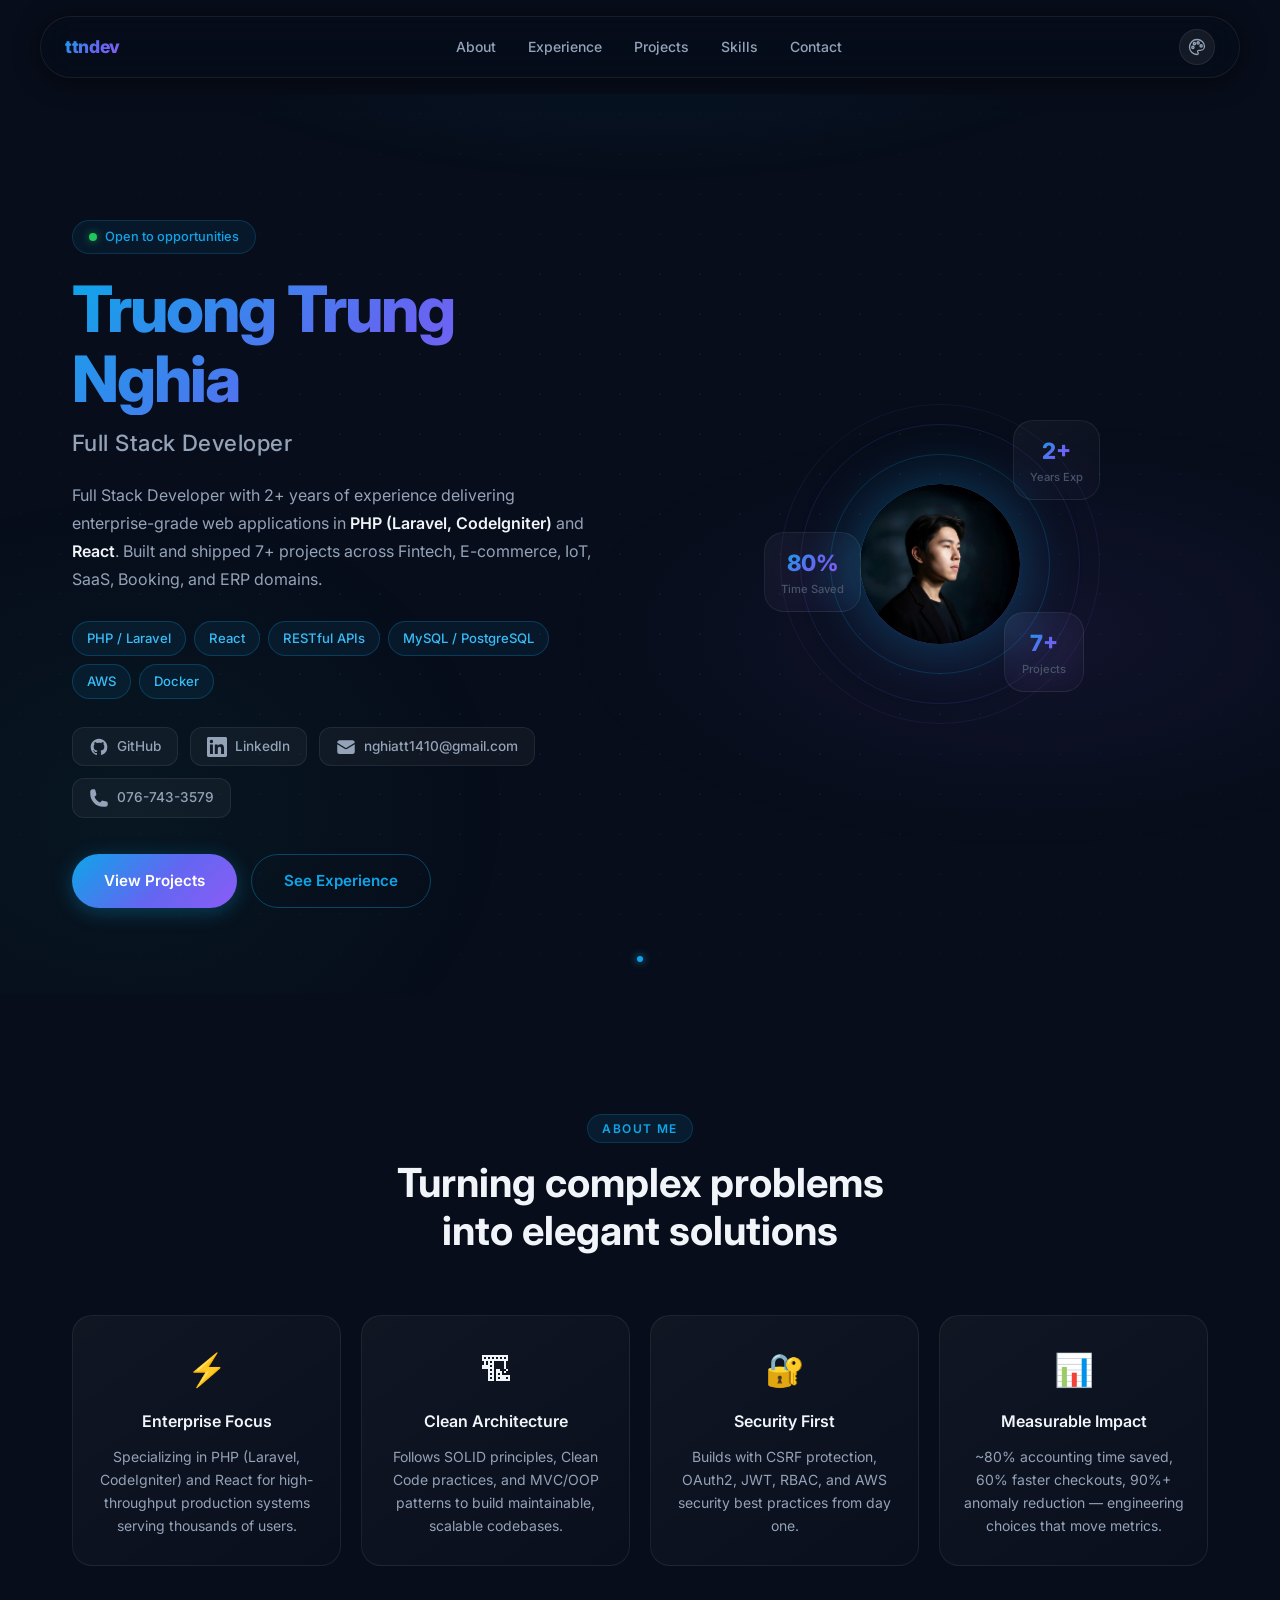
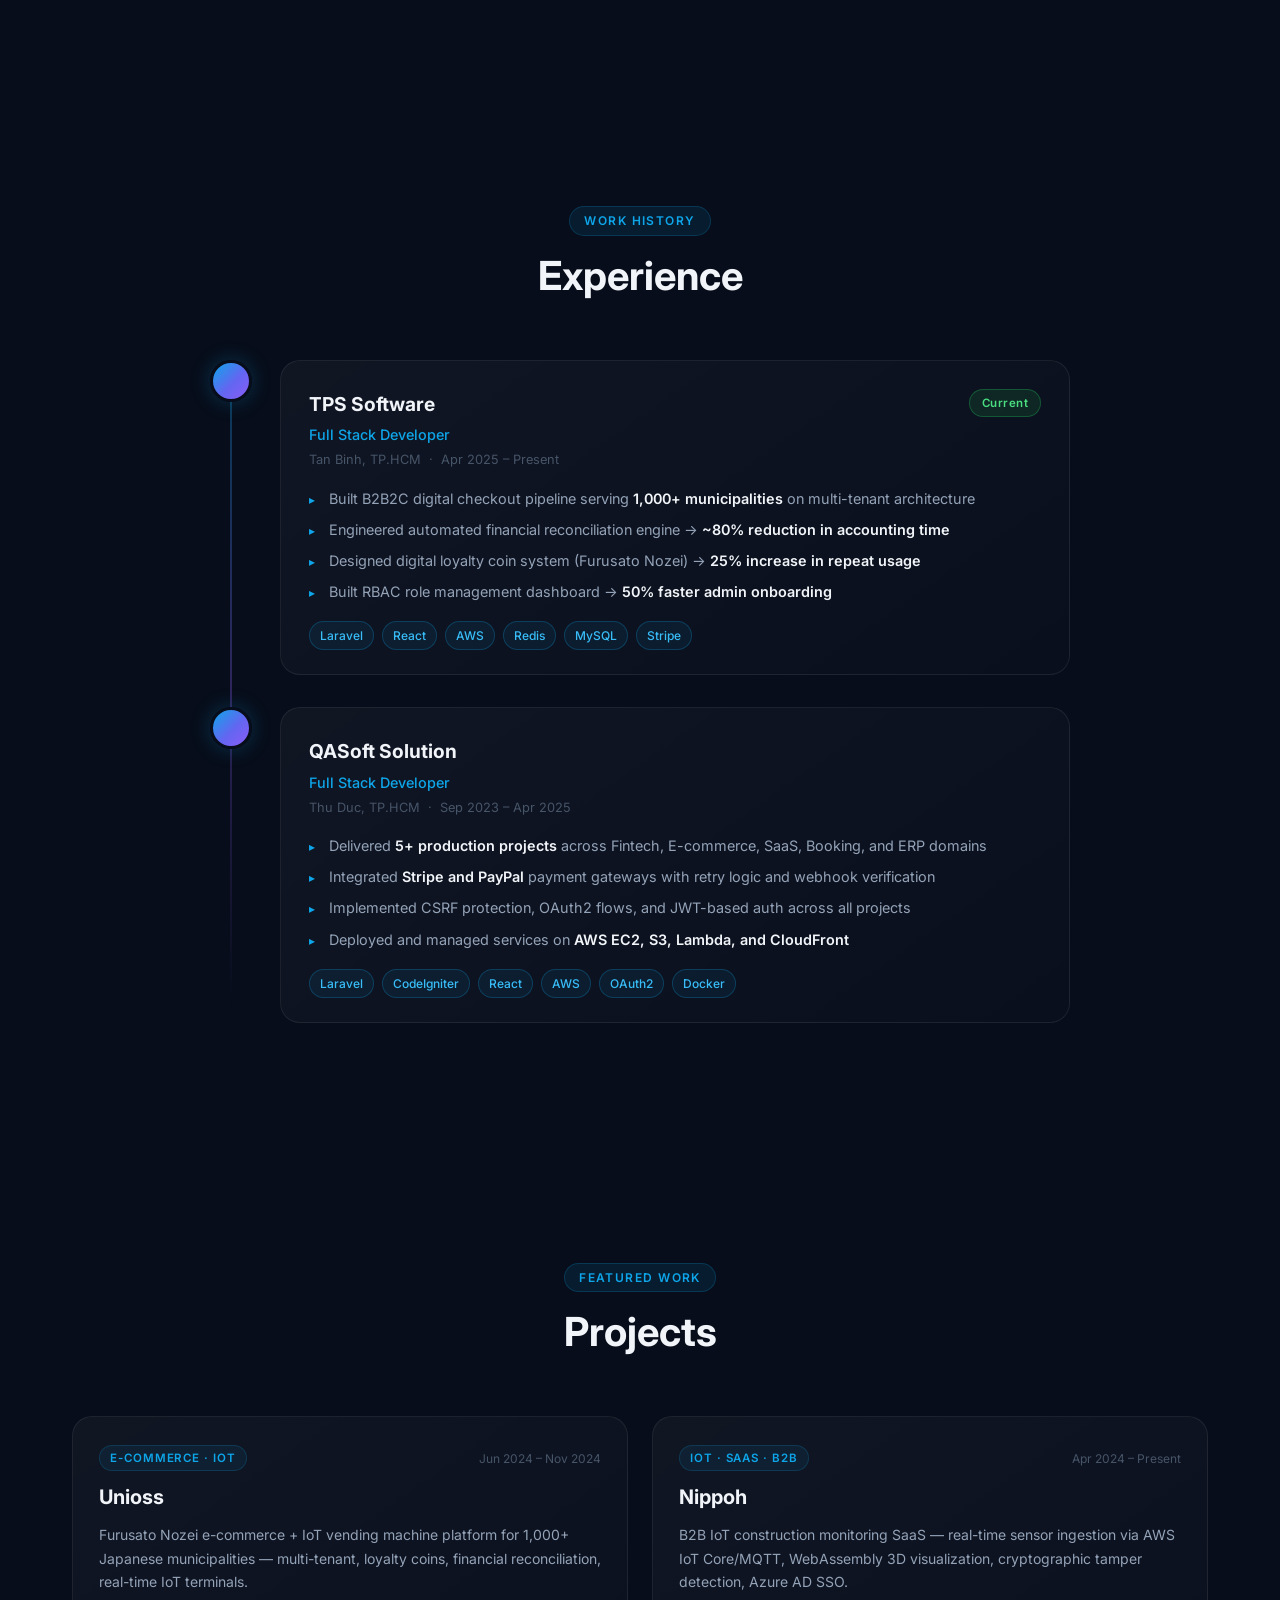
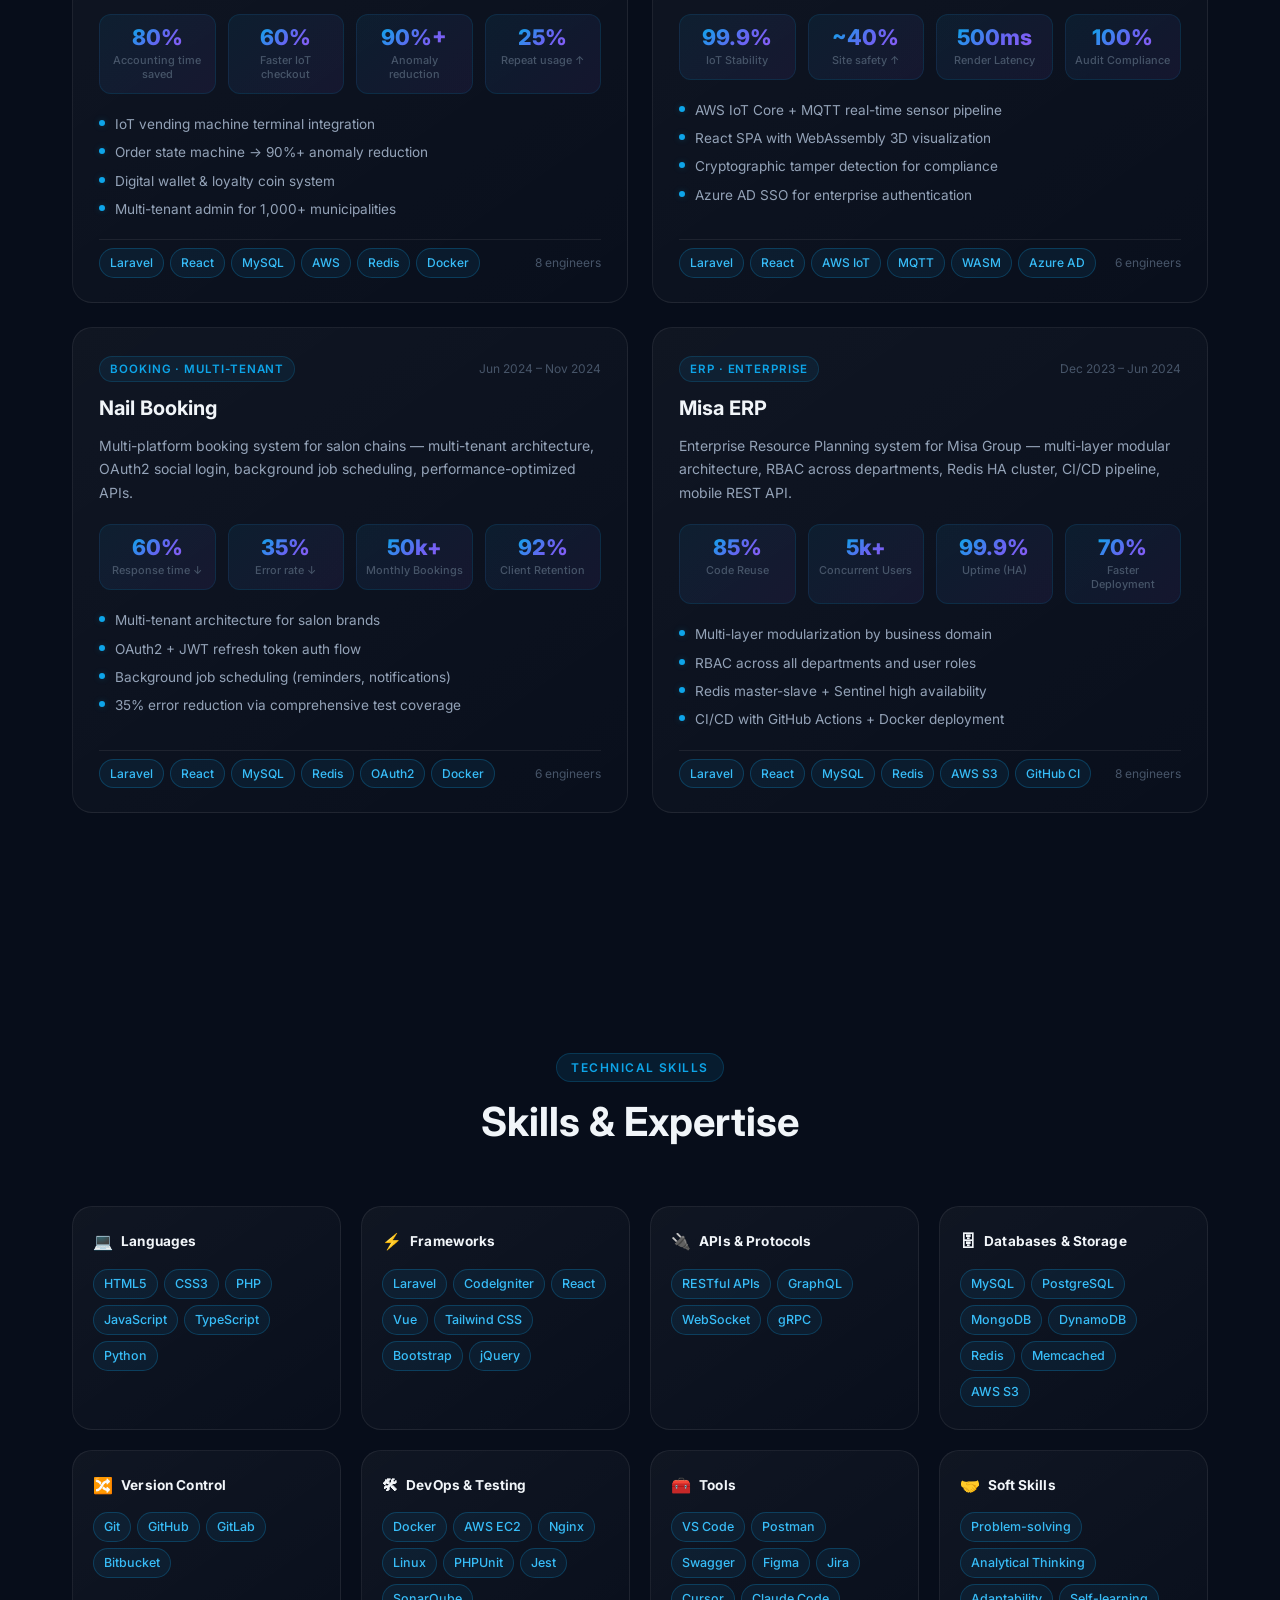
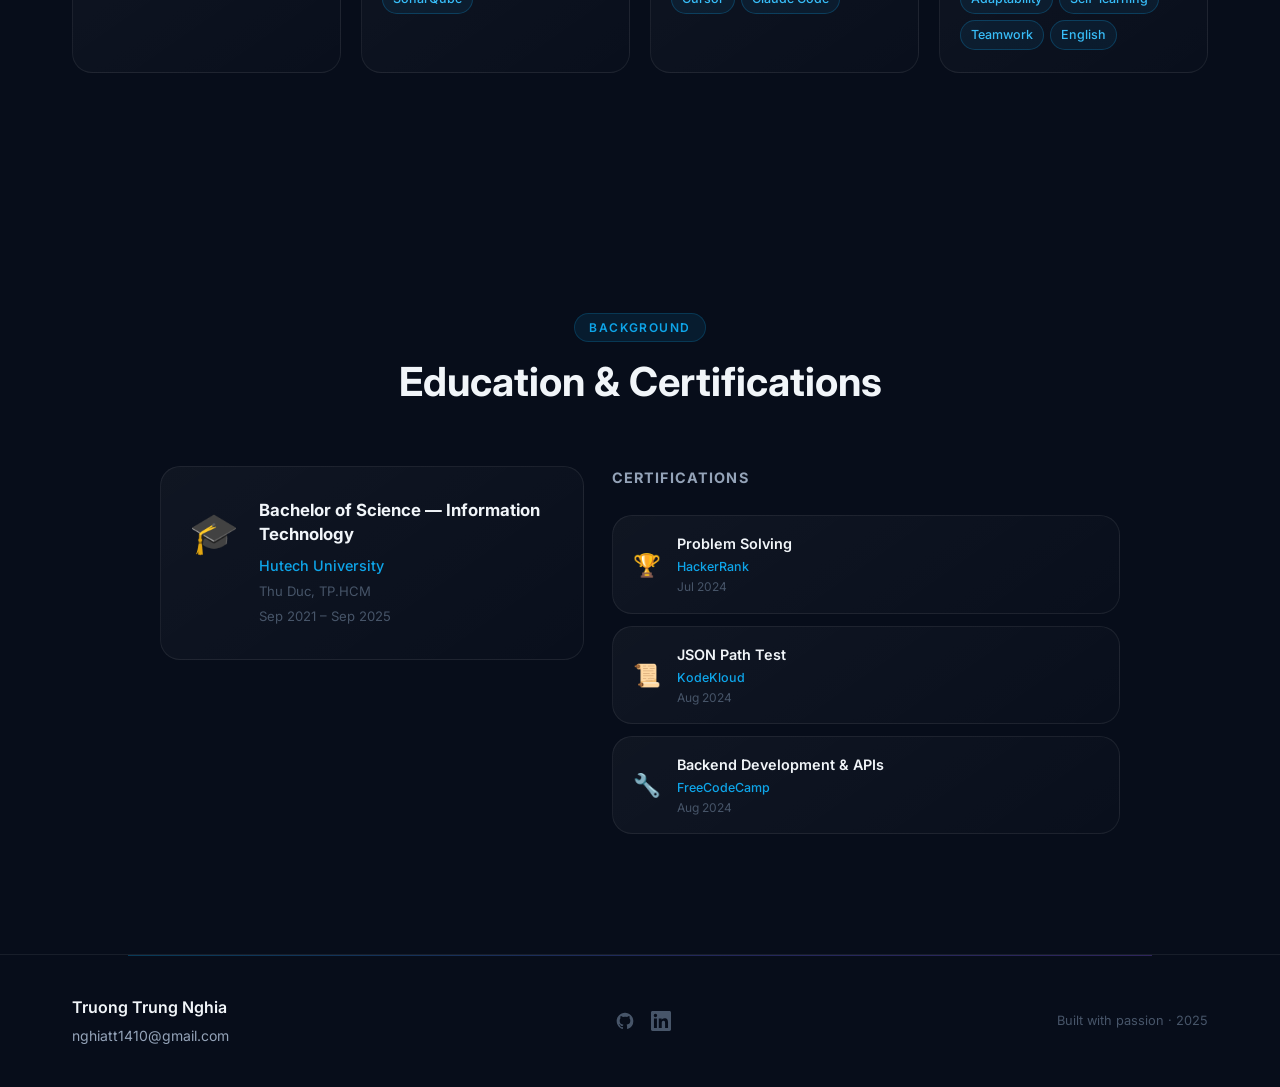
<file: index.html>
<!DOCTYPE html>
<html lang="en">
<head>
  <meta charset="UTF-8" />
  <meta name="viewport" content="width=device-width, initial-scale=1.0" />
  <!-- Favicon -->
  <link rel="icon" type="image/jpeg" href="assets/images/avatar.jpeg" />
  <title>Truong Trung Nghia — Full Stack Developer</title>
  <meta name="description" content="Portfolio of Truong Trung Nghia, a Full Stack Developer with 2+ years of experience building enterprise-grade web applications in PHP, Laravel, CodeIgniter, and React." />

  <!-- Open Graph -->
  <meta property="og:title" content="Truong Trung Nghia — Full Stack Developer" />
  <meta property="og:description" content="Full Stack Developer with 2+ years of experience across Fintech, E-commerce, IoT, SaaS, Booking, and ERP domains." />
  <meta property="og:type" content="website" />
  <meta property="og:url" content="https://ttndev.com" />

  <!-- Google Fonts -->
  <link rel="preconnect" href="https://fonts.googleapis.com" />
  <link rel="preconnect" href="https://fonts.gstatic.com" crossorigin />
  <link href="https://fonts.googleapis.com/css2?family=Inter:wght@300;400;500;600;700;800&display=swap" rel="stylesheet" />

  <!-- FOUC Prevention: Read theme from localStorage before first paint -->
  <script>
    (function() {
      var validThemes = ['midnight','arctic','forest','dusk'];
      try {
        var t = localStorage.getItem('portfolio-theme');
        if (validThemes.indexOf(t) !== -1) {
          document.documentElement.setAttribute('data-theme', t);
        }
      } catch(e) {}
    })();
  </script>

  <link rel="stylesheet" href="assets/css/style.css" />
  <link rel="stylesheet" href="assets/css/themes.css" />
</head>
<body>

  <!-- ═══════════════════════════════════════════ NAVIGATION ══ -->
  <header>
    <nav id="navbar">
      <div class="nav-inner glass-card">
        <a href="#hero" class="nav-logo">ttndev</a>
        <ul class="nav-links">
          <li><a href="#about" class="nav-link">About</a></li>
          <li><a href="#experience" class="nav-link">Experience</a></li>
          <li><a href="#projects" class="nav-link">Projects</a></li>
          <li><a href="#skills" class="nav-link">Skills</a></li>
          <li><a href="#contact" class="nav-link">Contact</a></li>
        </ul>
        <button class="nav-toggle" id="navToggle" aria-label="Toggle navigation">
          <span></span><span></span><span></span>
        </button>
      </div>
    </nav>
  </header>

  <main>

    <!-- ═══════════════════════════════════════════════ HERO ══ -->
    <section id="hero" class="hero-section">
      <div class="hero-bg-mesh"></div>
      <div class="container hero-container">
        <div class="hero-content reveal">

          <div class="hero-badge">
            <span class="badge-dot"></span>
            Open to opportunities
          </div>

          <h1 class="hero-name">Truong Trung Nghia</h1>
          <p class="hero-title">Full Stack Developer</p>

          <p class="hero-summary">
            Full Stack Developer with 2+ years of experience delivering enterprise-grade
            web applications in <strong>PHP (Laravel, CodeIgniter)</strong> and <strong>React</strong>.
            Built and shipped 7+ projects across Fintech, E-commerce, IoT, SaaS, Booking,
            and ERP domains.
          </p>

          <!-- Key Skills -->
          <div class="hero-chips">
            <span class="chip">PHP / Laravel</span>
            <span class="chip">React</span>
            <span class="chip">RESTful APIs</span>
            <span class="chip">MySQL / PostgreSQL</span>
            <span class="chip">AWS</span>
            <span class="chip">Docker</span>
          </div>

          <!-- Contact Links -->
          <div class="hero-links">
            <a href="https://github.com/ttndevfullstack" target="_blank" rel="noopener" class="hero-link" id="link-github">
              <svg xmlns="http://www.w3.org/2000/svg" viewBox="0 0 24 24" fill="currentColor" width="20" height="20"><path d="M12 2C6.477 2 2 6.484 2 12.017c0 4.425 2.865 8.18 6.839 9.504.5.092.682-.217.682-.483 0-.237-.008-.868-.013-1.703-2.782.605-3.369-1.343-3.369-1.343-.454-1.158-1.11-1.466-1.11-1.466-.908-.62.069-.608.069-.608 1.003.07 1.531 1.032 1.531 1.032.892 1.53 2.341 1.088 2.91.832.092-.647.35-1.088.636-1.338-2.22-.253-4.555-1.113-4.555-4.951 0-1.093.39-1.988 1.029-2.688-.103-.253-.446-1.272.098-2.65 0 0 .84-.27 2.75 1.026A9.564 9.564 0 0112 6.844c.85.004 1.705.115 2.504.337 1.909-1.296 2.747-1.027 2.747-1.027.546 1.379.202 2.398.1 2.651.64.7 1.028 1.595 1.028 2.688 0 3.848-2.339 4.695-4.566 4.943.359.309.678.92.678 1.855 0 1.338-.012 2.419-.012 2.747 0 .268.18.58.688.482A10.019 10.019 0 0022 12.017C22 6.484 17.522 2 12 2z"/></svg>
              GitHub
            </a>
            <a href="https://www.linkedin.com/in/truong-trung-nghia-21b488299/" target="_blank" rel="noopener" class="hero-link" id="link-linkedin">
              <svg xmlns="http://www.w3.org/2000/svg" viewBox="0 0 24 24" fill="currentColor" width="20" height="20"><path d="M20.447 20.452h-3.554v-5.569c0-1.328-.027-3.037-1.852-3.037-1.853 0-2.136 1.445-2.136 2.939v5.667H9.351V9h3.414v1.561h.046c.477-.9 1.637-1.85 3.37-1.85 3.601 0 4.267 2.37 4.267 5.455v6.286zM5.337 7.433a2.062 2.062 0 01-2.063-2.065 2.064 2.064 0 112.063 2.065zm1.782 13.019H3.555V9h3.564v11.452zM22.225 0H1.771C.792 0 0 .774 0 1.729v20.542C0 23.227.792 24 1.771 24h20.451C23.2 24 24 23.227 24 22.271V1.729C24 .774 23.2 0 22.222 0h.003z"/></svg>
              LinkedIn
            </a>
            <a href="mailto:nghiatt1410@gmail.com" class="hero-link" id="link-email">
              <svg xmlns="http://www.w3.org/2000/svg" viewBox="0 0 24 24" fill="currentColor" width="20" height="20"><path d="M1.5 8.67v8.58a3 3 0 003 3h15a3 3 0 003-3V8.67l-8.928 5.493a3 3 0 01-3.144 0L1.5 8.67z"/><path d="M22.5 6.908V6.75a3 3 0 00-3-3h-15a3 3 0 00-3 3v.158l9.714 5.978a1.5 1.5 0 001.572 0L22.5 6.908z"/></svg>
              nghiatt1410@gmail.com
            </a>
            <a href="tel:+84767433579" class="hero-link" id="link-phone">
              <svg xmlns="http://www.w3.org/2000/svg" viewBox="0 0 24 24" fill="currentColor" width="20" height="20"><path fill-rule="evenodd" d="M1.5 4.5a3 3 0 013-3h1.372c.86 0 1.61.586 1.819 1.42l1.105 4.423a1.875 1.875 0 01-.694 1.955l-1.293.97c-.135.101-.164.249-.126.352a11.285 11.285 0 006.697 6.697c.103.038.25.009.352-.126l.97-1.293a1.875 1.875 0 011.955-.694l4.423 1.105c.834.209 1.42.959 1.42 1.82V19.5a3 3 0 01-3 3h-2.25C8.552 22.5 1.5 15.448 1.5 6.75V4.5z" clip-rule="evenodd"/></svg>
              076-743-3579
            </a>
          </div>

          <!-- CTA -->
          <div class="hero-cta">
            <a href="#projects" class="btn-primary">View Projects</a>
            <a href="#experience" class="btn-ghost">See Experience</a>
          </div>

        </div>

        <!-- Hero Visual -->
        <div class="hero-visual reveal">
          <div class="hero-avatar-wrapper">
            <div class="hero-avatar">
              <img src="assets/images/avatar.jpeg" alt="Truong Trung Nghia" class="avatar-img" />
              <div class="avatar-ring ring-1"></div>
              <div class="avatar-ring ring-2"></div>
              <div class="avatar-ring ring-3"></div>
            </div>
            <!-- Floating stat cards -->
            <div class="hero-stat stat-1 glass-card">
              <span class="stat-num">2+</span>
              <span class="stat-label">Years Exp</span>
            </div>
            <div class="hero-stat stat-2 glass-card">
              <span class="stat-num">7+</span>
              <span class="stat-label">Projects</span>
            </div>
            <div class="hero-stat stat-3 glass-card">
              <span class="stat-num">80%</span>
              <span class="stat-label">Time Saved</span>
            </div>
          </div>
        </div>
      </div>

      <!-- Scroll indicator -->
      <div class="scroll-indicator">
        <div class="scroll-dot"></div>
      </div>
    </section>

    <!-- ══════════════════════════════════════════ ABOUT ══ -->
    <section id="about" class="section">
      <div class="container">
        <div class="section-header reveal">
          <span class="section-tag">About Me</span>
          <h2 class="section-title">Turning complex problems<br>into elegant solutions</h2>
        </div>
        <div class="about-grid reveal">
          <div class="glass-card about-card">
            <div class="about-icon">⚡</div>
            <h3>Enterprise Focus</h3>
            <p>Specializing in PHP (Laravel, CodeIgniter) and React for high-throughput production systems serving thousands of users.</p>
          </div>
          <div class="glass-card about-card">
            <div class="about-icon">🏗</div>
            <h3>Clean Architecture</h3>
            <p>Follows SOLID principles, Clean Code practices, and MVC/OOP patterns to build maintainable, scalable codebases.</p>
          </div>
          <div class="glass-card about-card">
            <div class="about-icon">🔐</div>
            <h3>Security First</h3>
            <p>Builds with CSRF protection, OAuth2, JWT, RBAC, and AWS security best practices from day one.</p>
          </div>
          <div class="glass-card about-card">
            <div class="about-icon">📊</div>
            <h3>Measurable Impact</h3>
            <p>~80% accounting time saved, 60% faster checkouts, 90%+ anomaly reduction — engineering choices that move metrics.</p>
          </div>
        </div>
      </div>
    </section>

    <!-- ═════════════════════════════════════ EXPERIENCE ══ -->
    <section id="experience" class="section">
      <div class="container">
        <div class="section-header reveal">
          <span class="section-tag">Work History</span>
          <h2 class="section-title">Experience</h2>
        </div>

        <div class="timeline">

          <!-- TPS Software -->
          <div class="timeline-item reveal">
            <div class="timeline-dot"></div>
            <div class="timeline-card glass-card hover-lift">
              <div class="exp-header">
                <div class="exp-info">
                  <h3 class="exp-company">TPS Software</h3>
                  <p class="exp-role">Full Stack Developer</p>
                  <p class="exp-meta">Tan Binh, TP.HCM &nbsp;·&nbsp; Apr 2025 – Present</p>
                </div>
                <span class="exp-badge exp-current">Current</span>
              </div>
              <ul class="exp-bullets">
                <li>Built B2B2C digital checkout pipeline serving <strong>1,000+ municipalities</strong> on multi-tenant architecture</li>
                <li>Engineered automated financial reconciliation engine → <strong>~80% reduction in accounting time</strong></li>
                <li>Designed digital loyalty coin system (Furusato Nozei) → <strong>25% increase in repeat usage</strong></li>
                <li>Built RBAC role management dashboard → <strong>50% faster admin onboarding</strong></li>
              </ul>
              <div class="exp-tech">
                <span class="chip chip-sm">Laravel</span>
                <span class="chip chip-sm">React</span>
                <span class="chip chip-sm">AWS</span>
                <span class="chip chip-sm">Redis</span>
                <span class="chip chip-sm">MySQL</span>
                <span class="chip chip-sm">Stripe</span>
              </div>
            </div>
          </div>

          <!-- QASoft Solution -->
          <div class="timeline-item reveal">
            <div class="timeline-dot"></div>
            <div class="timeline-card glass-card hover-lift">
              <div class="exp-header">
                <div class="exp-info">
                  <h3 class="exp-company">QASoft Solution</h3>
                  <p class="exp-role">Full Stack Developer</p>
                  <p class="exp-meta">Thu Duc, TP.HCM &nbsp;·&nbsp; Sep 2023 – Apr 2025</p>
                </div>
              </div>
              <ul class="exp-bullets">
                <li>Delivered <strong>5+ production projects</strong> across Fintech, E-commerce, SaaS, Booking, and ERP domains</li>
                <li>Integrated <strong>Stripe and PayPal</strong> payment gateways with retry logic and webhook verification</li>
                <li>Implemented CSRF protection, OAuth2 flows, and JWT-based auth across all projects</li>
                <li>Deployed and managed services on <strong>AWS EC2, S3, Lambda, and CloudFront</strong></li>
              </ul>
              <div class="exp-tech">
                <span class="chip chip-sm">Laravel</span>
                <span class="chip chip-sm">CodeIgniter</span>
                <span class="chip chip-sm">React</span>
                <span class="chip chip-sm">AWS</span>
                <span class="chip chip-sm">OAuth2</span>
                <span class="chip chip-sm">Docker</span>
              </div>
            </div>
          </div>

        </div>
      </div>
    </section>

    <!-- ══════════════════════════════════════ PROJECTS ══ -->
    <section id="projects" class="section">
      <div class="container">
        <div class="section-header reveal">
          <span class="section-tag">Featured Work</span>
          <h2 class="section-title">Projects</h2>
        </div>

        <div class="projects-grid">

          <!-- Unioss -->
          <div class="project-card glass-card hover-lift reveal">
            <div class="project-header">
              <div class="project-meta">
                <span class="project-tag">E-commerce · IoT</span>
                <span class="project-period">Jun 2024 – Nov 2024</span>
              </div>
              <h3 class="project-name">Unioss</h3>
              <p class="project-desc">Furusato Nozei e-commerce + IoT vending machine platform for 1,000+ Japanese municipalities — multi-tenant, loyalty coins, financial reconciliation, real-time IoT terminals.</p>
            </div>
            <div class="project-highlights">
              <div class="highlight-item">
                <span class="highlight-num">80%</span>
                <span class="highlight-label">Accounting time saved</span>
              </div>
              <div class="highlight-item">
                <span class="highlight-num">60%</span>
                <span class="highlight-label">Faster IoT checkout</span>
              </div>
              <div class="highlight-item">
                <span class="highlight-num">90%+</span>
                <span class="highlight-label">Anomaly reduction</span>
              </div>
              <div class="highlight-item">
                <span class="highlight-num">25%</span>
                <span class="highlight-label">Repeat usage ↑</span>
              </div>
            </div>
            <div class="project-features">
              <div class="feature-item"><span class="feature-dot"></span>IoT vending machine terminal integration</div>
              <div class="feature-item"><span class="feature-dot"></span>Order state machine → 90%+ anomaly reduction</div>
              <div class="feature-item"><span class="feature-dot"></span>Digital wallet &amp; loyalty coin system</div>
              <div class="feature-item"><span class="feature-dot"></span>Multi-tenant admin for 1,000+ municipalities</div>
            </div>
            <div class="project-footer">
              <div class="project-tech">
                <span class="chip chip-sm">Laravel</span>
                <span class="chip chip-sm">React</span>
                <span class="chip chip-sm">MySQL</span>
                <span class="chip chip-sm">AWS</span>
                <span class="chip chip-sm">Redis</span>
                <span class="chip chip-sm">Docker</span>
              </div>
              <span class="project-team">8 engineers</span>
            </div>
          </div>

          <!-- Nippoh -->
          <div class="project-card glass-card hover-lift reveal reveal-delay-1">
            <div class="project-header">
              <div class="project-meta">
                <span class="project-tag">IoT · SaaS · B2B</span>
                <span class="project-period">Apr 2024 – Present</span>
              </div>
              <h3 class="project-name">Nippoh</h3>
              <p class="project-desc">B2B IoT construction monitoring SaaS — real-time sensor ingestion via AWS IoT Core/MQTT, WebAssembly 3D visualization, cryptographic tamper detection, Azure AD SSO.</p>
            </div>
            <div class="project-highlights">
              <div class="highlight-item">
                <span class="highlight-num">99.9%</span>
                <span class="highlight-label">IoT Stability</span>
              </div>
              <div class="highlight-item">
                <span class="highlight-num">~40%</span>
                <span class="highlight-label">Site safety ↑</span>
              </div>
              <div class="highlight-item">
                <span class="highlight-num">500ms</span>
                <span class="highlight-label">Render Latency</span>
              </div>
              <div class="highlight-item">
                <span class="highlight-num">100%</span>
                <span class="highlight-label">Audit Compliance</span>
              </div>
            </div>
            <div class="project-features">
              <div class="feature-item"><span class="feature-dot"></span>AWS IoT Core + MQTT real-time sensor pipeline</div>
              <div class="feature-item"><span class="feature-dot"></span>React SPA with WebAssembly 3D visualization</div>
              <div class="feature-item"><span class="feature-dot"></span>Cryptographic tamper detection for compliance</div>
              <div class="feature-item"><span class="feature-dot"></span>Azure AD SSO for enterprise authentication</div>
            </div>
            <div class="project-footer">
              <div class="project-tech">
                <span class="chip chip-sm">Laravel</span>
                <span class="chip chip-sm">React</span>
                <span class="chip chip-sm">AWS IoT</span>
                <span class="chip chip-sm">MQTT</span>
                <span class="chip chip-sm">WASM</span>
                <span class="chip chip-sm">Azure AD</span>
              </div>
              <span class="project-team">6 engineers</span>
            </div>
          </div>

          <!-- Nail -->
          <div class="project-card glass-card hover-lift reveal reveal-delay-2">
            <div class="project-header">
              <div class="project-meta">
                <span class="project-tag">Booking · Multi-tenant</span>
                <span class="project-period">Jun 2024 – Nov 2024</span>
              </div>
              <h3 class="project-name">Nail Booking</h3>
              <p class="project-desc">Multi-platform booking system for salon chains — multi-tenant architecture, OAuth2 social login, background job scheduling, performance-optimized APIs.</p>
            </div>
            <div class="project-highlights">
              <div class="highlight-item">
                <span class="highlight-num">60%</span>
                <span class="highlight-label">Response time ↓</span>
              </div>
              <div class="highlight-item">
                <span class="highlight-num">35%</span>
                <span class="highlight-label">Error rate ↓</span>
              </div>
              <div class="highlight-item">
                <span class="highlight-num">50k+</span>
                <span class="highlight-label">Monthly Bookings</span>
              </div>
              <div class="highlight-item">
                <span class="highlight-num">92%</span>
                <span class="highlight-label">Client Retention</span>
              </div>
            </div>
            <div class="project-features">
              <div class="feature-item"><span class="feature-dot"></span>Multi-tenant architecture for salon brands</div>
              <div class="feature-item"><span class="feature-dot"></span>OAuth2 + JWT refresh token auth flow</div>
              <div class="feature-item"><span class="feature-dot"></span>Background job scheduling (reminders, notifications)</div>
              <div class="feature-item"><span class="feature-dot"></span>35% error reduction via comprehensive test coverage</div>
            </div>
            <div class="project-footer">
              <div class="project-tech">
                <span class="chip chip-sm">Laravel</span>
                <span class="chip chip-sm">React</span>
                <span class="chip chip-sm">MySQL</span>
                <span class="chip chip-sm">Redis</span>
                <span class="chip chip-sm">OAuth2</span>
                <span class="chip chip-sm">Docker</span>
              </div>
              <span class="project-team">6 engineers</span>
            </div>
          </div>

          <!-- Misa ERP -->
          <div class="project-card glass-card hover-lift reveal reveal-delay-3">
            <div class="project-header">
              <div class="project-meta">
                <span class="project-tag">ERP · Enterprise</span>
                <span class="project-period">Dec 2023 – Jun 2024</span>
              </div>
              <h3 class="project-name">Misa ERP</h3>
              <p class="project-desc">Enterprise Resource Planning system for Misa Group — multi-layer modular architecture, RBAC across departments, Redis HA cluster, CI/CD pipeline, mobile REST API.</p>
            </div>
            <div class="project-highlights">
              <div class="highlight-item">
                <span class="highlight-num">85%</span>
                <span class="highlight-label">Code Reuse</span>
              </div>
              <div class="highlight-item">
                <span class="highlight-num">5k+</span>
                <span class="highlight-label">Concurrent Users</span>
              </div>
              <div class="highlight-item">
                <span class="highlight-num">99.9%</span>
                <span class="highlight-label">Uptime (HA)</span>
              </div>
              <div class="highlight-item">
                <span class="highlight-num">70%</span>
                <span class="highlight-label">Faster Deployment</span>
              </div>
            </div>
            <div class="project-features">
              <div class="feature-item"><span class="feature-dot"></span>Multi-layer modularization by business domain</div>
              <div class="feature-item"><span class="feature-dot"></span>RBAC across all departments and user roles</div>
              <div class="feature-item"><span class="feature-dot"></span>Redis master-slave + Sentinel high availability</div>
              <div class="feature-item"><span class="feature-dot"></span>CI/CD with GitHub Actions + Docker deployment</div>
            </div>
            <div class="project-footer">
              <div class="project-tech">
                <span class="chip chip-sm">Laravel</span>
                <span class="chip chip-sm">React</span>
                <span class="chip chip-sm">MySQL</span>
                <span class="chip chip-sm">Redis</span>
                <span class="chip chip-sm">AWS S3</span>
                <span class="chip chip-sm">GitHub CI</span>
              </div>
              <span class="project-team">8 engineers</span>
            </div>
          </div>

        </div>
      </div>
    </section>

    <!-- ════════════════════════════════════════ SKILLS ══ -->
    <section id="skills" class="section">
      <div class="container">
        <div class="section-header reveal">
          <span class="section-tag">Technical Skills</span>
          <h2 class="section-title">Skills &amp; Expertise</h2>
        </div>

        <div class="skills-grid">

          <div class="skill-group glass-card reveal">
            <h3 class="skill-group-title"><span class="skill-group-icon">💻</span> Languages</h3>
            <div class="skill-chips">
              <span class="chip">HTML5</span>
              <span class="chip">CSS3</span>
              <span class="chip">PHP</span>
              <span class="chip">JavaScript</span>
              <span class="chip">TypeScript</span>
              <span class="chip">Python</span>
            </div>
          </div>

          <div class="skill-group glass-card reveal reveal-delay-1">
            <h3 class="skill-group-title"><span class="skill-group-icon">⚡</span> Frameworks</h3>
            <div class="skill-chips">
              <span class="chip">Laravel</span>
              <span class="chip">CodeIgniter</span>
              <span class="chip">React</span>
              <span class="chip">Vue</span>
              <span class="chip">Tailwind CSS</span>
              <span class="chip">Bootstrap</span>
              <span class="chip">jQuery</span>
            </div>
          </div>

          <div class="skill-group glass-card reveal reveal-delay-2">
            <h3 class="skill-group-title"><span class="skill-group-icon">🔌</span> APIs &amp; Protocols</h3>
            <div class="skill-chips">
              <span class="chip">RESTful APIs</span>
              <span class="chip">GraphQL</span>
              <span class="chip">WebSocket</span>
              <span class="chip">gRPC</span>
            </div>
          </div>

          <div class="skill-group glass-card reveal reveal-delay-3">
            <h3 class="skill-group-title"><span class="skill-group-icon">🗄</span> Databases &amp; Storage</h3>
            <div class="skill-chips">
              <span class="chip">MySQL</span>
              <span class="chip">PostgreSQL</span>
              <span class="chip">MongoDB</span>
              <span class="chip">DynamoDB</span>
              <span class="chip">Redis</span>
              <span class="chip">Memcached</span>
              <span class="chip">AWS S3</span>
            </div>
          </div>

          <div class="skill-group glass-card reveal">
            <h3 class="skill-group-title"><span class="skill-group-icon">🔀</span> Version Control</h3>
            <div class="skill-chips">
              <span class="chip">Git</span>
              <span class="chip">GitHub</span>
              <span class="chip">GitLab</span>
              <span class="chip">Bitbucket</span>
            </div>
          </div>

          <div class="skill-group glass-card reveal reveal-delay-1">
            <h3 class="skill-group-title"><span class="skill-group-icon">🛠</span> DevOps &amp; Testing</h3>
            <div class="skill-chips">
              <span class="chip">Docker</span>
              <span class="chip">AWS EC2</span>
              <span class="chip">Nginx</span>
              <span class="chip">Linux</span>
              <span class="chip">PHPUnit</span>
              <span class="chip">Jest</span>
              <span class="chip">SonarQube</span>
            </div>
          </div>

          <div class="skill-group glass-card reveal reveal-delay-2">
            <h3 class="skill-group-title"><span class="skill-group-icon">🧰</span> Tools</h3>
            <div class="skill-chips">
              <span class="chip">VS Code</span>
              <span class="chip">Postman</span>
              <span class="chip">Swagger</span>
              <span class="chip">Figma</span>
              <span class="chip">Jira</span>
              <span class="chip">Cursor</span>
              <span class="chip">Claude Code</span>
            </div>
          </div>

          <div class="skill-group glass-card reveal reveal-delay-3">
            <h3 class="skill-group-title"><span class="skill-group-icon">🤝</span> Soft Skills</h3>
            <div class="skill-chips">
              <span class="chip">Problem-solving</span>
              <span class="chip">Analytical Thinking</span>
              <span class="chip">Adaptability</span>
              <span class="chip">Self-learning</span>
              <span class="chip">Teamwork</span>
              <span class="chip">English</span>
            </div>
          </div>

        </div>
      </div>
    </section>

    <!-- ══════════════════════════════════════ EDUCATION ══ -->
    <section id="education" class="section">
      <div class="container">
        <div class="section-header reveal">
          <span class="section-tag">Background</span>
          <h2 class="section-title">Education &amp; Certifications</h2>
        </div>

        <div class="edu-certs-grid">

          <!-- Education -->
          <div class="edu-card glass-card hover-lift reveal">
            <div class="edu-icon">🎓</div>
            <div class="edu-content">
              <h3 class="edu-degree">Bachelor of Science — Information Technology</h3>
              <p class="edu-school">Hutech University</p>
              <p class="edu-location">Thu Duc, TP.HCM</p>
              <p class="edu-period">Sep 2021 – Sep 2025</p>
            </div>
          </div>

          <!-- Certifications -->
          <div class="certs-list reveal reveal-delay-1">
            <h3 class="certs-heading">Certifications</h3>

            <div class="cert-card glass-card hover-lift">
              <div class="cert-icon">🏆</div>
              <div class="cert-content">
                <h4 class="cert-name">Problem Solving</h4>
                <p class="cert-issuer">HackerRank</p>
                <p class="cert-date">Jul 2024</p>
              </div>
            </div>

            <div class="cert-card glass-card hover-lift">
              <div class="cert-icon">📜</div>
              <div class="cert-content">
                <h4 class="cert-name">JSON Path Test</h4>
                <p class="cert-issuer">KodeKloud</p>
                <p class="cert-date">Aug 2024</p>
              </div>
            </div>

            <div class="cert-card glass-card hover-lift">
              <div class="cert-icon">🔧</div>
              <div class="cert-content">
                <h4 class="cert-name">Backend Development &amp; APIs</h4>
                <p class="cert-issuer">FreeCodeCamp</p>
                <p class="cert-date">Aug 2024</p>
              </div>
            </div>
          </div>

        </div>
      </div>
    </section>

  </main>

  <!-- ════════════════════════════════════════ FOOTER ══ -->
  <footer id="contact">
    <div class="container footer-inner">
      <div class="footer-info">
        <p class="footer-name">Truong Trung Nghia</p>
        <a href="mailto:nghiatt1410@gmail.com" class="footer-email">nghiatt1410@gmail.com</a>
      </div>
      <div class="footer-links">
        <a href="https://github.com/ttndevfullstack" target="_blank" rel="noopener" id="footer-github">
          <svg xmlns="http://www.w3.org/2000/svg" viewBox="0 0 24 24" fill="currentColor" width="20" height="20"><path d="M12 2C6.477 2 2 6.484 2 12.017c0 4.425 2.865 8.18 6.839 9.504.5.092.682-.217.682-.483 0-.237-.008-.868-.013-1.703-2.782.605-3.369-1.343-3.369-1.343-.454-1.158-1.11-1.466-1.11-1.466-.908-.62.069-.608.069-.608 1.003.07 1.531 1.032 1.531 1.032.892 1.53 2.341 1.088 2.91.832.092-.647.35-1.088.636-1.338-2.22-.253-4.555-1.113-4.555-4.951 0-1.093.39-1.988 1.029-2.688-.103-.253-.446-1.272.098-2.65 0 0 .84-.27 2.75 1.026A9.564 9.564 0 0112 6.844c.85.004 1.705.115 2.504.337 1.909-1.296 2.747-1.027 2.747-1.027.546 1.379.202 2.398.1 2.651.64.7 1.028 1.595 1.028 2.688 0 3.848-2.339 4.695-4.566 4.943.359.309.678.92.678 1.855 0 1.338-.012 2.419-.012 2.747 0 .268.18.58.688.482A10.019 10.019 0 0022 12.017C22 6.484 17.522 2 12 2z"/></svg>
        </a>
        <a href="https://www.linkedin.com/in/truong-trung-nghia-21b488299/" target="_blank" rel="noopener" id="footer-linkedin">
          <svg xmlns="http://www.w3.org/2000/svg" viewBox="0 0 24 24" fill="currentColor" width="20" height="20"><path d="M20.447 20.452h-3.554v-5.569c0-1.328-.027-3.037-1.852-3.037-1.853 0-2.136 1.445-2.136 2.939v5.667H9.351V9h3.414v1.561h.046c.477-.9 1.637-1.85 3.37-1.85 3.601 0 4.267 2.37 4.267 5.455v6.286zM5.337 7.433a2.062 2.062 0 01-2.063-2.065 2.064 2.064 0 112.063 2.065zm1.782 13.019H3.555V9h3.564v11.452zM22.225 0H1.771C.792 0 0 .774 0 1.729v20.542C0 23.227.792 24 1.771 24h20.451C23.2 24 24 23.227 24 22.271V1.729C24 .774 23.2 0 22.222 0h.003z"/></svg>
        </a>
      </div>
      <p class="footer-copy">Built with passion · 2025</p>
    </div>
  </footer>

  <script src="assets/js/theme.js"></script>
  <script src="assets/js/main.js"></script>
</body>
</html>
</file>
<file: assets/css/style.css>
/* ═══════════════════════════════════════════════════════════
   Truong Trung Nghia Portfolio — Design System
   Theme: Premium Dark · Electric Blue/Teal · Glassmorphism
   ═══════════════════════════════════════════════════════════ */

/* ─── Variables ─────────────────────────────────────────── */
:root {
  --bg-primary:       #070d1a;
  --bg-secondary:     #0d1629;
  --bg-card:          rgba(255, 255, 255, 0.03);
  --bg-card-hover:    rgba(255, 255, 255, 0.06);
  --border-glass:     rgba(255, 255, 255, 0.07);
  --border-hover:     rgba(var(--accent-rgb), 0.35);

  --accent:           #0ea5e9;
  --accent-rgb:       14, 165, 233;
  --bg-rgb:           7, 13, 26;
  --accent-2:         #6366f1;
  --accent-3:         #8b5cf6;
  --accent-teal:      #14b8a6;
  --accent-glow:      rgba(var(--accent-rgb), 0.25);
  --accent-hover:     #38bdf8;

  --text-primary:     #f1f5f9;
  --text-secondary:   #94a3b8;
  --text-muted:       #475569;

  --gradient-brand:   linear-gradient(135deg, #0ea5e9 0%, #6366f1 55%, #8b5cf6 100%);
  --gradient-subtle:  linear-gradient(135deg, rgba(var(--accent-rgb),0.08) 0%, rgba(139,92,246,0.08) 100%);
  --gradient-card:    linear-gradient(145deg, rgba(255,255,255,0.04) 0%, rgba(255,255,255,0.01) 100%);

  --radius-sm:        8px;
  --radius-md:        12px;
  --radius-lg:        20px;
  --radius-xl:        28px;
  --radius-pill:      999px;

  --shadow-glow:      0 0 40px rgba(var(--accent-rgb), 0.15);
  --shadow-card:      0 4px 24px rgba(0, 0, 0, 0.4);
  --shadow-lift:      0 20px 48px rgba(var(--accent-rgb), 0.18);

  --transition:       all 0.3s cubic-bezier(0.4, 0, 0.2, 1);
  --transition-slow:  all 0.5s cubic-bezier(0.4, 0, 0.2, 1);

  --nav-height:       72px;
  --section-pad:      120px;
  --container:        1200px;
}

/* ─── Reset ──────────────────────────────────────────────── */
*, *::before, *::after { box-sizing: border-box; margin: 0; padding: 0; }
html { scroll-behavior: smooth; font-size: 16px; }
body {
  font-family: 'Inter', -apple-system, BlinkMacSystemFont, sans-serif;
  background-color: var(--bg-primary);
  color: var(--text-primary);
  line-height: 1.6;
  -webkit-font-smoothing: antialiased;
  overflow-x: hidden;
}
img, svg { display: block; max-width: 100%; }
a { text-decoration: none; color: inherit; }
ul { list-style: none; }
button { cursor: pointer; background: none; border: none; font: inherit; }

/* ─── Utility ────────────────────────────────────────────── */
.container {
  max-width: var(--container);
  margin: 0 auto;
  padding: 0 2rem;
}

.glass-card {
  background: var(--gradient-card);
  border: 1px solid var(--border-glass);
  backdrop-filter: blur(16px);
  -webkit-backdrop-filter: blur(16px);
  border-radius: var(--radius-lg);
  transition: var(--transition);
}
.glass-card:hover {
  border-color: var(--border-hover);
  box-shadow: var(--shadow-glow);
}

.hover-lift {
  transition: var(--transition);
}
.hover-lift:hover {
  transform: translateY(-4px);
  box-shadow: var(--shadow-lift);
}

/* Gradient text */
.gradient-text {
  background: var(--gradient-brand);
  -webkit-background-clip: text;
  -webkit-text-fill-color: transparent;
  background-clip: text;
}

/* Section */
.section { padding: var(--section-pad) 0; }

.section-header {
  text-align: center;
  margin-bottom: 60px;
}
.section-tag {
  display: inline-block;
  font-size: 0.75rem;
  font-weight: 600;
  letter-spacing: 0.12em;
  text-transform: uppercase;
  color: var(--accent);
  background: rgba(var(--accent-rgb), 0.1);
  border: 1px solid rgba(var(--accent-rgb), 0.2);
  padding: 4px 14px;
  border-radius: var(--radius-pill);
  margin-bottom: 16px;
}
.section-title {
  font-size: clamp(1.8rem, 3.5vw, 2.5rem);
  font-weight: 700;
  line-height: 1.2;
  color: var(--text-primary);
}

/* Chips */
.chip {
  display: inline-flex;
  align-items: center;
  padding: 6px 14px;
  border-radius: var(--radius-pill);
  border: 1px solid rgba(var(--accent-rgb), 0.25);
  background: rgba(var(--accent-rgb), 0.08);
  color: var(--accent-hover);
  font-size: 0.82rem;
  font-weight: 500;
  transition: var(--transition);
}
.chip:hover {
  background: rgba(var(--accent-rgb), 0.18);
  border-color: rgba(var(--accent-rgb), 0.5);
  transform: translateY(-2px);
  box-shadow: 0 4px 16px rgba(var(--accent-rgb), 0.2);
}
.chip-sm { font-size: 0.75rem; padding: 4px 10px; }

/* Buttons */
.btn-primary {
  display: inline-flex;
  align-items: center;
  gap: 8px;
  padding: 14px 32px;
  background: var(--gradient-brand);
  color: #fff;
  font-weight: 600;
  font-size: 0.95rem;
  border-radius: var(--radius-pill);
  transition: var(--transition);
  box-shadow: 0 4px 20px rgba(var(--accent-rgb), 0.3);
}
.btn-primary:hover {
  transform: translateY(-2px);
  box-shadow: 0 8px 32px rgba(var(--accent-rgb), 0.4);
  filter: brightness(1.1);
}
.btn-ghost {
  display: inline-flex;
  align-items: center;
  gap: 8px;
  padding: 14px 32px;
  border: 1px solid var(--border-hover);
  color: var(--accent);
  font-weight: 600;
  font-size: 0.95rem;
  border-radius: var(--radius-pill);
  transition: var(--transition);
}
.btn-ghost:hover {
  background: rgba(var(--accent-rgb), 0.1);
  transform: translateY(-2px);
}

/* Reveal animations */
.reveal {
  opacity: 0;
  transform: translateY(24px);
  transition: opacity 0.6s ease, transform 0.6s ease;
}
.reveal.visible {
  opacity: 1;
  transform: translateY(0);
}
.reveal-delay-1 { transition-delay: 0.1s; }
.reveal-delay-2 { transition-delay: 0.2s; }
.reveal-delay-3 { transition-delay: 0.3s; }

/* Placeholder */
.placeholder-icon { font-size: 2.5rem; margin-bottom: 12px; }
.placeholder-text { color: var(--text-secondary); font-size: 0.95rem; margin-bottom: 16px; }
.placeholder-chips { display: flex; flex-wrap: wrap; gap: 8px; justify-content: center; }

/* ─── Navigation ─────────────────────────────────────────── */
header {
  position: sticky;
  top: 0;
  left: 0;
  right: 0;
  z-index: 1000;
  padding: 16px 2rem;
  background-color: var(--bg-primary);
  pointer-events: none;
}
#navbar {
  pointer-events: all;
  max-width: var(--container);
  margin: 0 auto;
}
.nav-inner {
  display: flex;
  align-items: center;
  justify-content: space-between;
  padding: 12px 24px;
  border-radius: var(--radius-pill);
  background: rgba(var(--bg-rgb), 0.85);
  border: 1px solid var(--border-glass);
  backdrop-filter: blur(20px);
  -webkit-backdrop-filter: blur(20px);
  box-shadow: 0 4px 24px rgba(0, 0, 0, 0.5);
  transition: var(--transition);
}
.nav-inner.scrolled {
  background: rgba(var(--bg-rgb), 0.95);
  border-color: rgba(var(--accent-rgb), 0.15);
  box-shadow: 0 8px 32px rgba(0, 0, 0, 0.6), 0 0 0 1px rgba(var(--accent-rgb), 0.08);
}
.nav-logo {
  font-size: 1.1rem;
  font-weight: 800;
  background: var(--gradient-brand);
  -webkit-background-clip: text;
  -webkit-text-fill-color: transparent;
  background-clip: text;
  letter-spacing: -0.02em;
}
.nav-links {
  display: flex;
  align-items: center;
  gap: 4px;
}
.nav-link {
  padding: 6px 14px;
  font-size: 0.875rem;
  font-weight: 500;
  color: var(--text-secondary);
  border-radius: var(--radius-pill);
  transition: var(--transition);
}
.nav-link:hover,
.nav-link.active {
  color: var(--text-primary);
  background: rgba(var(--accent-rgb), 0.1);
}
.nav-link.active { color: var(--accent); }

.nav-toggle {
  display: none;
  flex-direction: column;
  gap: 5px;
  padding: 4px;
}
.nav-toggle span {
  display: block;
  width: 22px;
  height: 2px;
  background: var(--text-secondary);
  border-radius: 2px;
  transition: var(--transition);
}

/* ─── Hero Section ───────────────────────────────────────── */
.hero-section {
  position: relative;
  min-height: 100vh;
  display: flex;
  align-items: center;
  overflow: hidden;
  padding-top: var(--nav-height);
}

/* Animated mesh background */
.hero-bg-mesh {
  position: absolute;
  inset: 0;
  background:
    radial-gradient(ellipse 80% 50% at 50% -20%, rgba(var(--accent-rgb), 0.12) 0%, transparent 60%),
    radial-gradient(ellipse 60% 40% at 80% 60%, rgba(139, 92, 246, 0.08) 0%, transparent 60%),
    radial-gradient(ellipse 50% 60% at 10% 80%, rgba(20, 184, 166, 0.06) 0%, transparent 60%);
  pointer-events: none;
}
.hero-bg-mesh::after {
  content: '';
  position: absolute;
  inset: 0;
  background-image:
    radial-gradient(rgba(var(--accent-rgb), 0.08) 1px, transparent 1px);
  background-size: 40px 40px;
  mask-image: radial-gradient(ellipse 80% 80% at 50% 50%, black 30%, transparent 100%);
  animation: meshFloat 12s ease-in-out infinite alternate;
}
@keyframes meshFloat {
  from { transform: translateY(0px); }
  to   { transform: translateY(-20px); }
}

.hero-container {
  display: grid;
  grid-template-columns: 1fr 1fr;
  gap: 4rem;
  align-items: center;
  padding-top: 2rem;
  padding-bottom: 4rem;
}

.hero-content { position: relative; z-index: 1; }

.hero-badge {
  display: inline-flex;
  align-items: center;
  gap: 8px;
  font-size: 0.8rem;
  font-weight: 500;
  color: var(--accent);
  background: rgba(var(--accent-rgb), 0.08);
  border: 1px solid rgba(var(--accent-rgb), 0.2);
  padding: 6px 16px;
  border-radius: var(--radius-pill);
  margin-bottom: 20px;
}
.badge-dot {
  width: 8px;
  height: 8px;
  border-radius: 50%;
  background: #22c55e;
  box-shadow: 0 0 8px rgba(34, 197, 94, 0.6);
  animation: pulse 2s ease-in-out infinite;
}
@keyframes pulse {
  0%, 100% { opacity: 1; transform: scale(1); }
  50% { opacity: 0.7; transform: scale(1.15); }
}

.hero-name {
  font-size: clamp(2.4rem, 5.5vw, 4rem);
  font-weight: 800;
  letter-spacing: -0.03em;
  line-height: 1.1;
  margin-bottom: 10px;
  background: var(--gradient-brand);
  -webkit-background-clip: text;
  -webkit-text-fill-color: transparent;
  background-clip: text;
}

.hero-title {
  font-size: clamp(1.1rem, 2.5vw, 1.4rem);
  font-weight: 500;
  color: var(--text-secondary);
  margin-bottom: 20px;
  letter-spacing: 0.02em;
}

.hero-summary {
  font-size: 1rem;
  color: var(--text-secondary);
  line-height: 1.75;
  margin-bottom: 28px;
  max-width: 520px;
}
.hero-summary strong { color: var(--text-primary); font-weight: 600; }

.hero-chips {
  display: flex;
  flex-wrap: wrap;
  gap: 8px;
  margin-bottom: 28px;
}

.hero-links {
  display: flex;
  flex-wrap: wrap;
  gap: 12px;
  margin-bottom: 36px;
}
.hero-link {
  display: inline-flex;
  align-items: center;
  gap: 8px;
  padding: 8px 16px;
  border-radius: var(--radius-md);
  background: rgba(255, 255, 255, 0.04);
  border: 1px solid var(--border-glass);
  color: var(--text-secondary);
  font-size: 0.85rem;
  font-weight: 500;
  transition: var(--transition);
}
.hero-link:hover {
  color: var(--accent);
  border-color: rgba(var(--accent-rgb), 0.3);
  background: rgba(var(--accent-rgb), 0.06);
  transform: translateY(-2px);
}

.hero-cta {
  display: flex;
  gap: 14px;
  flex-wrap: wrap;
}

/* ─── Hero Visual / Avatar ───────────────────────────────── */
.hero-visual {
  display: flex;
  justify-content: center;
  align-items: center;
  position: relative;
  z-index: 1;
}
.hero-avatar-wrapper {
  position: relative;
  width: 320px;
  height: 320px;
}
.hero-avatar {
  position: absolute;
  top: 50%;
  left: 50%;
  transform: translate(-50%, -50%);
  width: 160px;
  height: 160px;
  display: flex;
  align-items: center;
  justify-content: center;
  border-radius: 50%;
  background: var(--gradient-brand);
  box-shadow: 0 0 60px rgba(var(--accent-rgb), 0.35);
}
.avatar-img {
  width: 100%;
  height: 100%;
  object-fit: cover;
  border-radius: 50%;
}
.avatar-initials {
  font-size: 2rem;
  font-weight: 800;
  color: #fff;
  letter-spacing: -0.02em;
}

/* Orbit rings */
.avatar-ring {
  position: absolute;
  top: 50%;
  left: 50%;
  border-radius: 50%;
  border: 1px solid rgba(var(--accent-rgb), 0.15);
  transform: translate(-50%, -50%);
  animation: orbit 12s linear infinite;
}
.ring-1 { width: 220px; height: 220px; animation-duration: 10s; border-color: rgba(var(--accent-rgb),0.2); }
.ring-2 { width: 280px; height: 280px; animation-duration: 15s; animation-direction: reverse; border-color: rgba(99,102,241,0.15); }
.ring-3 { width: 320px; height: 320px; animation-duration: 20s; border-color: rgba(139,92,246,0.1); }
@keyframes orbit {
  from { transform: translate(-50%, -50%) rotate(0deg); }
  to   { transform: translate(-50%, -50%) rotate(360deg); }
}

/* Floating stats */
.hero-stat {
  position: absolute;
  display: flex;
  flex-direction: column;
  align-items: center;
  padding: 12px 16px;
  min-width: 80px;
  animation: float 4s ease-in-out infinite;
}
.stat-1 { top: 5%;  right: 0;   animation-delay: 0s; }
.stat-2 { bottom: 10%; right: 5%; animation-delay: 1.3s; }
.stat-3 { top: 40%; left: -5%;  animation-delay: 0.7s; }
@keyframes float {
  0%, 100% { transform: translateY(0px); }
  50%       { transform: translateY(-8px); }
}
.stat-num {
  font-size: 1.4rem;
  font-weight: 800;
  background: var(--gradient-brand);
  -webkit-background-clip: text;
  -webkit-text-fill-color: transparent;
  background-clip: text;
}
.stat-label {
  font-size: 0.7rem;
  color: var(--text-muted);
  font-weight: 500;
  white-space: nowrap;
}

/* Scroll indicator */
.scroll-indicator {
  position: absolute;
  bottom: 32px;
  left: 50%;
  transform: translateX(-50%);
  display: flex;
  flex-direction: column;
  align-items: center;
  gap: 6px;
}
.scroll-dot {
  width: 6px;
  height: 6px;
  border-radius: 50%;
  background: var(--accent);
  animation: scrollBounce 2.4s ease-in-out infinite;
  box-shadow: 0 0 8px var(--accent);
}
@keyframes scrollBounce {
  0%, 100% { transform: translateY(0); opacity: 1; }
  50%       { transform: translateY(12px); opacity: 0.3; }
}

/* ─── About Grid ─────────────────────────────────────────── */
.about-grid {
  display: grid;
  grid-template-columns: repeat(4, 1fr);
  gap: 20px;
}
.about-card {
  padding: 28px 22px;
  text-align: center;
  background: var(--gradient-card);
  transition: var(--transition);
}
.about-card:hover {
  transform: translateY(-6px);
}
.about-icon {
  font-size: 2rem;
  margin-bottom: 14px;
}
.about-card h3 {
  font-size: 1rem;
  font-weight: 600;
  margin-bottom: 10px;
  color: var(--text-primary);
}
.about-card p {
  font-size: 0.875rem;
  color: var(--text-secondary);
  line-height: 1.65;
}

/* ─── Timeline Placeholder ───────────────────────────────── */
.timeline { display: flex; justify-content: center; }
.timeline-placeholder {
  padding: 48px 40px;
  text-align: center;
  max-width: 600px;
  width: 100%;
}

/* ─── Projects Placeholder ───────────────────────────────── */
.projects-grid { display: flex; justify-content: center; }
.project-placeholder {
  padding: 48px 40px;
  text-align: center;
  max-width: 600px;
  width: 100%;
}

/* ─── Skills Placeholder ─────────────────────────────────── */
.skills-placeholder {
  padding: 48px 40px;
  text-align: center;
  max-width: 600px;
  margin: 0 auto;
}

/* ─── Education Placeholder ──────────────────────────────── */
.edu-placeholder {
  padding: 48px 40px;
  text-align: center;
  max-width: 600px;
  margin: 0 auto;
}

/* ─── Footer ─────────────────────────────────────────────── */
footer#contact {
  border-top: 1px solid var(--border-glass);
  padding: 40px 0;
}
.footer-inner {
  display: flex;
  align-items: center;
  justify-content: space-between;
  flex-wrap: wrap;
  gap: 20px;
}
.footer-name {
  font-size: 1rem;
  font-weight: 600;
}
.footer-email {
  font-size: 0.875rem;
  color: var(--text-secondary);
  transition: var(--transition);
}
.footer-email:hover { color: var(--accent); }
.footer-links {
  display: flex;
  gap: 16px;
}
.footer-links a {
  color: var(--text-muted);
  transition: var(--transition);
}
.footer-links a:hover {
  color: var(--accent);
  transform: translateY(-2px);
}
.footer-copy {
  font-size: 0.8rem;
  color: var(--text-muted);
}
.footer-info { display: flex; flex-direction: column; gap: 4px; }

/* ─── Responsive ─────────────────────────────────────────── */
@media (max-width: 1024px) {
  .about-grid { grid-template-columns: repeat(2, 1fr); }
}

@media (max-width: 768px) {
  :root { --section-pad: 80px; }

  .hero-container {
    grid-template-columns: 1fr;
    text-align: center;
    gap: 3rem;
  }
  .hero-links { justify-content: center; }
  .hero-chips { justify-content: center; }
  .hero-cta   { justify-content: center; }
  .hero-summary { margin-left: auto; margin-right: auto; }
  .hero-visual { display: none; }

  .nav-links { display: none; position: absolute; top: calc(100% + 12px); left: 0; right: 0;
    background: var(--bg-secondary); border: 1px solid var(--border-glass);
    border-radius: var(--radius-lg); padding: 16px; flex-direction: column; gap: 4px; }
  .nav-links.open { display: flex; }
  .nav-toggle { display: flex; }
  .nav-inner { position: relative; border-radius: var(--radius-lg); }

  .about-grid { grid-template-columns: 1fr; }
  .footer-inner { flex-direction: column; text-align: center; }
}

@media (max-width: 480px) {
  .container { padding: 0 1.25rem; }
  .hero-name { font-size: 2rem; }
  .hero-links { flex-direction: column; align-items: center; }
  .hero-link { width: 100%; justify-content: center; }
}

/* ═══════════════════════════════════════════════════════════
   Phase 2: Experience & Projects
   ═══════════════════════════════════════════════════════════ */

/* ─── Timeline ───────────────────────────────────────────── */
.timeline {
  position: relative;
  max-width: 860px;
  margin: 0 auto;
  display: flex;
  flex-direction: column;
  gap: 32px;
}
.timeline::before {
  content: '';
  position: absolute;
  left: 20px;
  top: 12px;
  bottom: 12px;
  width: 2px;
  background: linear-gradient(to bottom, var(--accent), var(--accent-3), transparent);
  opacity: 0.3;
}
.timeline-item {
  display: flex;
  gap: 28px;
  align-items: flex-start;
}
.timeline-dot {
  flex-shrink: 0;
  width: 42px;
  height: 42px;
  border-radius: 50%;
  background: var(--gradient-brand);
  border: 3px solid var(--bg-primary);
  box-shadow: 0 0 20px var(--accent-glow);
  position: relative;
  z-index: 1;
}
.timeline-card {
  flex: 1;
  padding: 28px 28px 24px;
}
.exp-header {
  display: flex;
  align-items: flex-start;
  justify-content: space-between;
  gap: 16px;
  margin-bottom: 16px;
}
.exp-company {
  font-size: 1.2rem;
  font-weight: 700;
  color: var(--text-primary);
  margin-bottom: 4px;
}
.exp-role {
  font-size: 0.9rem;
  color: var(--accent);
  font-weight: 500;
  margin-bottom: 4px;
}
.exp-meta {
  font-size: 0.8rem;
  color: var(--text-muted);
}
.exp-badge {
  flex-shrink: 0;
  padding: 4px 12px;
  border-radius: var(--radius-pill);
  font-size: 0.72rem;
  font-weight: 600;
  letter-spacing: 0.04em;
}
.exp-current {
  background: rgba(34, 197, 94, 0.12);
  border: 1px solid rgba(34, 197, 94, 0.3);
  color: #4ade80;
}
.exp-bullets {
  list-style: none;
  padding: 0;
  margin-bottom: 18px;
  display: flex;
  flex-direction: column;
  gap: 8px;
}
.exp-bullets li {
  font-size: 0.9rem;
  color: var(--text-secondary);
  line-height: 1.6;
  padding-left: 20px;
  position: relative;
}
.exp-bullets li::before {
  content: '▸';
  position: absolute;
  left: 0;
  color: var(--accent);
  font-size: 0.75rem;
  top: 3px;
}
.exp-bullets strong { color: var(--text-primary); font-weight: 600; }
.exp-tech { display: flex; flex-wrap: wrap; gap: 8px; }

/* ─── Projects Grid ──────────────────────────────────────── */
.projects-grid {
  display: grid;
  grid-template-columns: repeat(2, 1fr);
  gap: 24px;
}
.project-card {
  display: flex;
  flex-direction: column;
  gap: 20px;
  padding: 28px 26px 24px;
}
.project-meta {
  display: flex;
  align-items: center;
  justify-content: space-between;
  margin-bottom: 10px;
}
.project-tag {
  font-size: 0.72rem;
  font-weight: 600;
  letter-spacing: 0.08em;
  text-transform: uppercase;
  color: var(--accent);
  background: rgba(var(--accent-rgb), 0.08);
  border: 1px solid rgba(var(--accent-rgb), 0.18);
  padding: 3px 10px;
  border-radius: var(--radius-pill);
}
.project-period {
  font-size: 0.75rem;
  color: var(--text-muted);
}
.project-name {
  font-size: 1.25rem;
  font-weight: 700;
  color: var(--text-primary);
  margin-bottom: 10px;
}
.project-desc {
  font-size: 0.875rem;
  color: var(--text-secondary);
  line-height: 1.68;
}
.project-highlights {
  display: grid;
  grid-template-columns: repeat(auto-fit, minmax(80px, 1fr));
  gap: 12px;
}
.highlight-item {
  display: flex;
  flex-direction: column;
  align-items: center;
  background: var(--gradient-subtle);
  border: 1px solid rgba(var(--accent-rgb), 0.12);
  border-radius: var(--radius-md);
  padding: 12px 8px;
  text-align: center;
}
.highlight-num {
  font-size: 1.35rem;
  font-weight: 800;
  background: var(--gradient-brand);
  -webkit-background-clip: text;
  -webkit-text-fill-color: transparent;
  background-clip: text;
  line-height: 1;
  margin-bottom: 4px;
}
.highlight-label {
  font-size: 0.68rem;
  color: var(--text-muted);
  font-weight: 500;
  line-height: 1.3;
}
.project-features { display: flex; flex-direction: column; gap: 8px; }
.feature-item {
  display: flex;
  align-items: flex-start;
  gap: 10px;
  font-size: 0.85rem;
  color: var(--text-secondary);
  line-height: 1.5;
}
.feature-dot {
  flex-shrink: 0;
  width: 6px;
  height: 6px;
  border-radius: 50%;
  background: var(--accent);
  margin-top: 6px;
  box-shadow: 0 0 6px var(--accent-glow);
}
.project-footer {
  display: flex;
  align-items: center;
  justify-content: space-between;
  gap: 12px;
  padding-top: 8px;
  border-top: 1px solid var(--border-glass);
  margin-top: auto;
}
.project-tech { display: flex; flex-wrap: wrap; gap: 6px; }
.project-team {
  flex-shrink: 0;
  font-size: 0.75rem;
  color: var(--text-muted);
  white-space: nowrap;
}

/* ─── Phase 2 Responsive ─────────────────────────────────── */
@media (max-width: 768px) {
  .projects-grid { grid-template-columns: 1fr; }
  .timeline::before { left: 16px; }
  .timeline-dot { width: 34px; height: 34px; }
  .exp-header { flex-direction: column; gap: 8px; }
  .project-footer { flex-direction: column; align-items: flex-start; }
}

/* ═══════════════════════════════════════════════════════════
   Phase 3: Skills, Education & Certifications
   ═══════════════════════════════════════════════════════════ */

/* ─── Skills Grid ────────────────────────────────────────── */
.skills-grid {
  display: grid;
  grid-template-columns: repeat(4, 1fr);
  gap: 20px;
}
.skill-group {
  padding: 22px 20px;
  display: flex;
  flex-direction: column;
  gap: 14px;
  transition: var(--transition);
}
.skill-group:hover { transform: translateY(-4px); }
.skill-group-title {
  font-size: 0.85rem;
  font-weight: 700;
  color: var(--text-primary);
  display: flex;
  align-items: center;
  gap: 8px;
  letter-spacing: 0.01em;
}
.skill-group-icon { font-size: 1rem; }
.skill-chips { display: flex; flex-wrap: wrap; gap: 6px; }
.skill-chips .chip { font-size: 0.78rem; padding: 4px 10px; }

/* ─── Education & Certs ──────────────────────────────────── */
.edu-certs-grid {
  display: grid;
  grid-template-columns: 1fr 1.2fr;
  gap: 28px;
  align-items: start;
  max-width: 960px;
  margin: 0 auto;
}
.edu-card {
  display: flex;
  align-items: flex-start;
  gap: 20px;
  padding: 32px 28px;
}
.edu-icon { font-size: 2.5rem; flex-shrink: 0; margin-top: 2px; }
.edu-degree {
  font-size: 1.05rem;
  font-weight: 700;
  color: var(--text-primary);
  margin-bottom: 8px;
  line-height: 1.4;
}
.edu-school {
  font-size: 0.9rem;
  color: var(--accent);
  font-weight: 500;
  margin-bottom: 4px;
}
.edu-location { font-size: 0.82rem; color: var(--text-muted); margin-bottom: 4px; }
.edu-period { font-size: 0.82rem; color: var(--text-muted); }
.certs-heading {
  font-size: 0.9rem;
  font-weight: 700;
  color: var(--text-secondary);
  text-transform: uppercase;
  letter-spacing: 0.08em;
  margin-bottom: 14px;
}
.certs-list { display: flex; flex-direction: column; gap: 12px; }
.cert-card {
  display: flex;
  align-items: center;
  gap: 16px;
  padding: 16px 20px;
  transition: var(--transition);
}
.cert-card:hover { transform: translateX(4px); }
.cert-icon { font-size: 1.4rem; flex-shrink: 0; }
.cert-name { font-size: 0.9rem; font-weight: 600; color: var(--text-primary); margin-bottom: 2px; }
.cert-issuer { font-size: 0.78rem; color: var(--accent); font-weight: 500; }
.cert-date { font-size: 0.75rem; color: var(--text-muted); }

/* ─── Phase 3 Responsive ─────────────────────────────────── */
@media (max-width: 1024px) {
  .skills-grid { grid-template-columns: repeat(2, 1fr); }
}
@media (max-width: 768px) {
  .skills-grid { grid-template-columns: 1fr; }
  .edu-certs-grid { grid-template-columns: 1fr; }
  .cert-card:hover { transform: none; }
}

/* ═══════════════════════════════════════════════════════════
   Phase 4: Final Polish
   ═══════════════════════════════════════════════════════════ */

/* ─── Custom Scrollbar ───────────────────────────────────── */
::-webkit-scrollbar { width: 6px; }
::-webkit-scrollbar-track { background: var(--bg-primary); }
::-webkit-scrollbar-thumb { background: var(--accent); border-radius: 3px; }
::-webkit-scrollbar-thumb:hover { background: var(--accent-hover); }

/* ─── Selection ──────────────────────────────────────────── */
::selection { background: rgba(var(--accent-rgb), 0.3); color: var(--text-primary); }

/* ─── Footer Gradient Border ─────────────────────────────── */
footer#contact { position: relative; }
footer#contact::before {
  content: '';
  position: absolute;
  top: 0;
  left: 10%;
  right: 10%;
  height: 1px;
  background: var(--gradient-brand);
  opacity: 0.3;
}

/* ─── Focus Visible ──────────────────────────────────────── */
:focus-visible { outline: 2px solid var(--accent); outline-offset: 3px; border-radius: 4px; }

/* ─── Mobile Safe Area ───────────────────────────────────── */
@supports (padding: max(0px)) { body { padding-bottom: env(safe-area-inset-bottom); } }

/* ─── Print ──────────────────────────────────────────────── */
@media print {
  header, .hero-bg-mesh, .scroll-indicator, .hero-visual { display: none !important; }
  body { background: white; color: black; animation: none; }
  .glass-card { border: 1px solid #ccc; background: transparent; backdrop-filter: none; }
  .hero-section { min-height: auto; padding: 2rem 0; }
  a { color: inherit; }
}

/* ─── Page load fade-in ──────────────────────────────────── */
@keyframes pageIn {
  from { opacity: 0; transform: translateY(8px); }
  to   { opacity: 1; transform: translateY(0); }
}
body { animation: pageIn 0.4s ease forwards; }
</file>
<file: assets/css/themes.css>
/* ═══════════════════════════════════════════════════════════
   Portfolio Theme System
   4 Themes: Midnight (default) · Arctic · Forest · Dusk
   Applied via [data-theme] attribute on <html>
   ═══════════════════════════════════════════════════════════ */

/* ─── Midnight (Default) ─────────────────────────────────── */
/* Already declared in :root inside style.css — no duplication needed.
   Explicit [data-theme="midnight"] ensures it wins over other overrides. */
:root,
:root[data-theme="midnight"] {
  --bg-primary:       #070d1a;
  --bg-secondary:     #0d1629;
  --bg-card:          rgba(255, 255, 255, 0.03);
  --bg-card-hover:    rgba(255, 255, 255, 0.06);
  --border-glass:     rgba(255, 255, 255, 0.07);
  --border-hover:     rgba(14, 165, 233, 0.35);

  --accent:           #0ea5e9;
  --accent-2:         #6366f1;
  --accent-3:         #8b5cf6;
  --accent-teal:      #14b8a6;
  --accent-glow:      rgba(14, 165, 233, 0.25);
  --accent-hover:     #38bdf8;
  --accent-rgb:       14, 165, 233;

  --text-primary:     #f1f5f9;
  --text-secondary:   #94a3b8;
  --text-muted:       #475569;

  --gradient-brand:   linear-gradient(135deg, #0ea5e9 0%, #6366f1 55%, #8b5cf6 100%);
  --gradient-subtle:  linear-gradient(135deg, rgba(14,165,233,0.08) 0%, rgba(139,92,246,0.08) 100%);
  --gradient-card:    linear-gradient(145deg, rgba(255,255,255,0.04) 0%, rgba(255,255,255,0.01) 100%);

  --shadow-glow:      0 0 40px rgba(14, 165, 233, 0.15);
  --shadow-card:      0 4px 24px rgba(0, 0, 0, 0.4);
  --shadow-lift:      0 20px 48px rgba(14, 165, 233, 0.18);

  --theme-swatch:     linear-gradient(135deg, #0ea5e9, #8b5cf6);
  --theme-type:       dark;
}

/* ─── Arctic (Light) ─────────────────────────────────────── */
:root[data-theme="arctic"] {
  --bg-primary:       #f8fafc;
  --bg-secondary:     #f1f5f9;
  --bg-card:          rgba(255, 255, 255, 0.80);
  --bg-card-hover:    rgba(255, 255, 255, 0.95);
  --border-glass:     rgba(15, 23, 42, 0.08);
  --border-hover:     rgba(79, 70, 229, 0.35);

  --accent:           #4f46e5;
  --accent-2:         #7c3aed;
  --accent-3:         #2563eb;
  --accent-teal:      #0891b2;
  --accent-glow:      rgba(79, 70, 229, 0.15);
  --accent-hover:     #6366f1;
  --accent-rgb:       79, 70, 229;
  --bg-rgb:           248, 250, 252;

  --text-primary:     #1e293b;
  --text-secondary:   #475569;
  --text-muted:       #94a3b8;

  --gradient-brand:   linear-gradient(135deg, #4f46e5 0%, #7c3aed 55%, #2563eb 100%);
  --gradient-subtle:  linear-gradient(135deg, rgba(79,70,229,0.06) 0%, rgba(37,99,235,0.06) 100%);
  --gradient-card:    linear-gradient(145deg, rgba(255,255,255,0.90) 0%, rgba(241,245,249,0.70) 100%);

  --shadow-glow:      0 0 40px rgba(79, 70, 229, 0.10);
  --shadow-card:      0 4px 24px rgba(15, 23, 42, 0.10);
  --shadow-lift:      0 20px 48px rgba(79, 70, 229, 0.12);

  --theme-swatch:     linear-gradient(135deg, #f8fafc 0%, #e0e7ff 100%);
  --theme-type:       light;
}

/* ─── Forest (Dark) ──────────────────────────────────────── */
:root[data-theme="forest"] {
  --bg-primary:       #0d1f18;
  --bg-secondary:     #122b21;
  --bg-card:          rgba(255, 255, 255, 0.03);
  --bg-card-hover:    rgba(255, 255, 255, 0.06);
  --border-glass:     rgba(255, 255, 255, 0.07);
  --border-hover:     rgba(16, 185, 129, 0.35);

  --accent:           #10b981;
  --accent-2:         #059669;
  --accent-3:         #34d399;
  --accent-teal:      #0d9488;
  --accent-glow:      rgba(16, 185, 129, 0.25);
  --accent-hover:     #34d399;
  --accent-rgb:       16, 185, 129;
  --bg-rgb:           13, 31, 24;

  --text-primary:     #f0fdf4;
  --text-secondary:   #a7f3d0;
  --text-muted:       #6ee7b7;

  --gradient-brand:   linear-gradient(135deg, #10b981 0%, #059669 55%, #34d399 100%);
  --gradient-subtle:  linear-gradient(135deg, rgba(16,185,129,0.08) 0%, rgba(52,211,153,0.08) 100%);
  --gradient-card:    linear-gradient(145deg, rgba(255,255,255,0.04) 0%, rgba(255,255,255,0.01) 100%);

  --shadow-glow:      0 0 40px rgba(16, 185, 129, 0.15);
  --shadow-card:      0 4px 24px rgba(0, 0, 0, 0.40);
  --shadow-lift:      0 20px 48px rgba(16, 185, 129, 0.18);

  --theme-swatch:     linear-gradient(135deg, #10b981, #059669);
  --theme-type:       dark;
}

/* ─── Dusk (Dark) ────────────────────────────────────────── */
:root[data-theme="dusk"] {
  --bg-primary:       #0f0a1e;
  --bg-secondary:     #18102e;
  --bg-card:          rgba(255, 255, 255, 0.03);
  --bg-card-hover:    rgba(255, 255, 255, 0.06);
  --border-glass:     rgba(255, 255, 255, 0.07);
  --border-hover:     rgba(244, 114, 182, 0.35);

  --accent:           #f472b6;
  --accent-2:         #a855f7;
  --accent-3:         #ec4899;
  --accent-teal:      #c084fc;
  --accent-glow:      rgba(244, 114, 182, 0.25);
  --accent-hover:     #fb7185;
  --accent-rgb:       244, 114, 182;
  --bg-rgb:           15, 10, 30;

  --text-primary:     #fdf4ff;
  --text-secondary:   #e9d5ff;
  --text-muted:       #c4b5fd;

  --gradient-brand:   linear-gradient(135deg, #f472b6 0%, #a855f7 55%, #ec4899 100%);
  --gradient-subtle:  linear-gradient(135deg, rgba(244,114,182,0.08) 0%, rgba(168,85,247,0.08) 100%);
  --gradient-card:    linear-gradient(145deg, rgba(255,255,255,0.04) 0%, rgba(255,255,255,0.01) 100%);

  --shadow-glow:      0 0 40px rgba(244, 114, 182, 0.15);
  --shadow-card:      0 4px 24px rgba(0, 0, 0, 0.40);
  --shadow-lift:      0 20px 48px rgba(244, 114, 182, 0.18);

  --theme-swatch:     linear-gradient(135deg, #f472b6, #a855f7);
  --theme-type:       dark;
}

/* ─── Smooth theme transition ────────────────────────────── */
/* Applied via JS class toggle — removed after 400ms to keep hover transitions fast */
html.theme-transitioning,
html.theme-transitioning *,
html.theme-transitioning *::before,
html.theme-transitioning *::after {
  transition:
    background-color 0.3s ease,
    border-color 0.3s ease,
    color 0.25s ease,
    box-shadow 0.3s ease !important;
}

/* ─── Arctic light-mode overrides ───────────────────────────
   Some elements need extra help adapting to light backgrounds. */
[data-theme="arctic"] body {
  background-color: var(--bg-primary);
  color: var(--text-primary);
}

[data-theme="arctic"] .hero-bg-mesh {
  background:
    radial-gradient(ellipse 80% 50% at 50% -20%, rgba(79,70,229,0.06) 0%, transparent 60%),
    radial-gradient(ellipse 60% 40% at 80% 60%, rgba(124,58,237,0.05) 0%, transparent 60%),
    radial-gradient(ellipse 50% 60% at 10% 80%, rgba(8,145,178,0.04) 0%, transparent 60%);
}

[data-theme="arctic"] .hero-bg-mesh::after {
  background-image: radial-gradient(rgba(79,70,229,0.06) 1px, transparent 1px);
}

[data-theme="arctic"] .nav-inner {
  background: rgba(248, 250, 252, 0.92);
}

[data-theme="arctic"] .nav-inner.scrolled {
  background: rgba(241, 245, 249, 0.97);
  border-color: rgba(79, 70, 229, 0.15);
}

[data-theme="arctic"] .nav-link {
  color: #475569;
}

[data-theme="arctic"] .nav-link:hover,
[data-theme="arctic"] .nav-link.active {
  color: #1e293b;
  background: rgba(79, 70, 229, 0.08);
}

[data-theme="arctic"] footer#contact {
  border-top-color: rgba(15, 23, 42, 0.10);
}

[data-theme="arctic"] .timeline::before {
  background: linear-gradient(to bottom, var(--accent), var(--accent-3), transparent);
}

/* ─── Theme Selector Widget ──────────────────────────────── */
.theme-selector {
  position: relative;
  display: flex;
  align-items: center;
  flex-shrink: 0;
}

#theme-toggle {
  width: 36px;
  height: 36px;
  border-radius: var(--radius-pill);
  background: rgba(255, 255, 255, 0.06);
  border: 1px solid var(--border-glass);
  color: var(--text-secondary);
  display: flex;
  align-items: center;
  justify-content: center;
  cursor: pointer;
  transition: var(--transition);
  position: relative;
}

#theme-toggle:hover {
  border-color: var(--border-hover);
  color: var(--accent);
  background: rgba(var(--accent-rgb), 0.08);
}

#theme-toggle[aria-expanded="true"] {
  border-color: var(--accent);
  color: var(--accent);
  background: rgba(var(--accent-rgb), 0.10);
  box-shadow: 0 0 12px rgba(var(--accent-rgb), 0.25);
}

#theme-toggle svg {
  transition: transform 0.3s ease;
}

#theme-toggle[aria-expanded="true"] svg {
  transform: rotate(30deg);
}

/* Arctic needs different toggle bg */
[data-theme="arctic"] #theme-toggle {
  background: rgba(15, 23, 42, 0.05);
  border-color: rgba(15, 23, 42, 0.12);
  color: #475569;
}

[data-theme="arctic"] #theme-toggle:hover {
  border-color: var(--border-hover);
  color: var(--accent);
  background: rgba(var(--accent-rgb), 0.08);
}

[data-theme="arctic"] #theme-toggle[aria-expanded="true"] {
  border-color: var(--accent);
  color: var(--accent);
}

/* Panel */
.theme-panel {
  position: absolute;
  top: calc(100% + 8px);
  right: 0;
  width: 192px;
  padding: 8px;
  background: var(--bg-secondary);
  border: 1px solid var(--border-glass);
  border-radius: var(--radius-lg);
  backdrop-filter: blur(20px);
  -webkit-backdrop-filter: blur(20px);
  box-shadow: var(--shadow-card);
  z-index: 1001;
  opacity: 0;
  transform: translateY(-8px);
  pointer-events: none;
  transition: opacity 0.2s ease-out, transform 0.2s ease-out;
}

.theme-panel.open {
  opacity: 1;
  transform: translateY(0);
  pointer-events: all;
}

.theme-panel-label {
  font-size: 0.7rem;
  font-weight: 600;
  letter-spacing: 0.1em;
  text-transform: uppercase;
  color: var(--text-muted);
  padding: 4px 10px 8px;
  display: block;
}

/* Theme option row */
.theme-option {
  display: flex;
  align-items: center;
  gap: 10px;
  width: 100%;
  padding: 8px 10px;
  border-radius: var(--radius-md);
  background: none;
  border: none;
  cursor: pointer;
  font-family: inherit;
  font-size: 0.875rem;
  font-weight: 500;
  color: var(--text-primary);
  text-align: left;
  transition: background-color 0.15s ease;
}

.theme-option:hover {
  background: rgba(255, 255, 255, 0.05);
}

[data-theme="arctic"] .theme-option:hover {
  background: rgba(15, 23, 42, 0.05);
}

.theme-option[aria-selected="true"] {
  background: rgba(var(--accent-rgb), 0.10);
}

.theme-swatch {
  width: 20px;
  height: 20px;
  border-radius: 50%;
  flex-shrink: 0;
  border: 1.5px solid rgba(255, 255, 255, 0.15);
}

/* Arctic swatch needs dark border */
[data-theme="arctic"] .theme-swatch {
  border-color: rgba(15, 23, 42, 0.15);
}

.theme-option-label {
  flex: 1;
}

.theme-check {
  width: 14px;
  height: 14px;
  color: var(--accent);
  flex-shrink: 0;
  opacity: 0;
  transition: opacity 0.15s ease;
}

.theme-option[aria-selected="true"] .theme-check {
  opacity: 1;
}

/* Mobile adjustments */
@media (max-width: 480px) {
  .theme-panel {
    right: -8px;
  }
}
</file>
